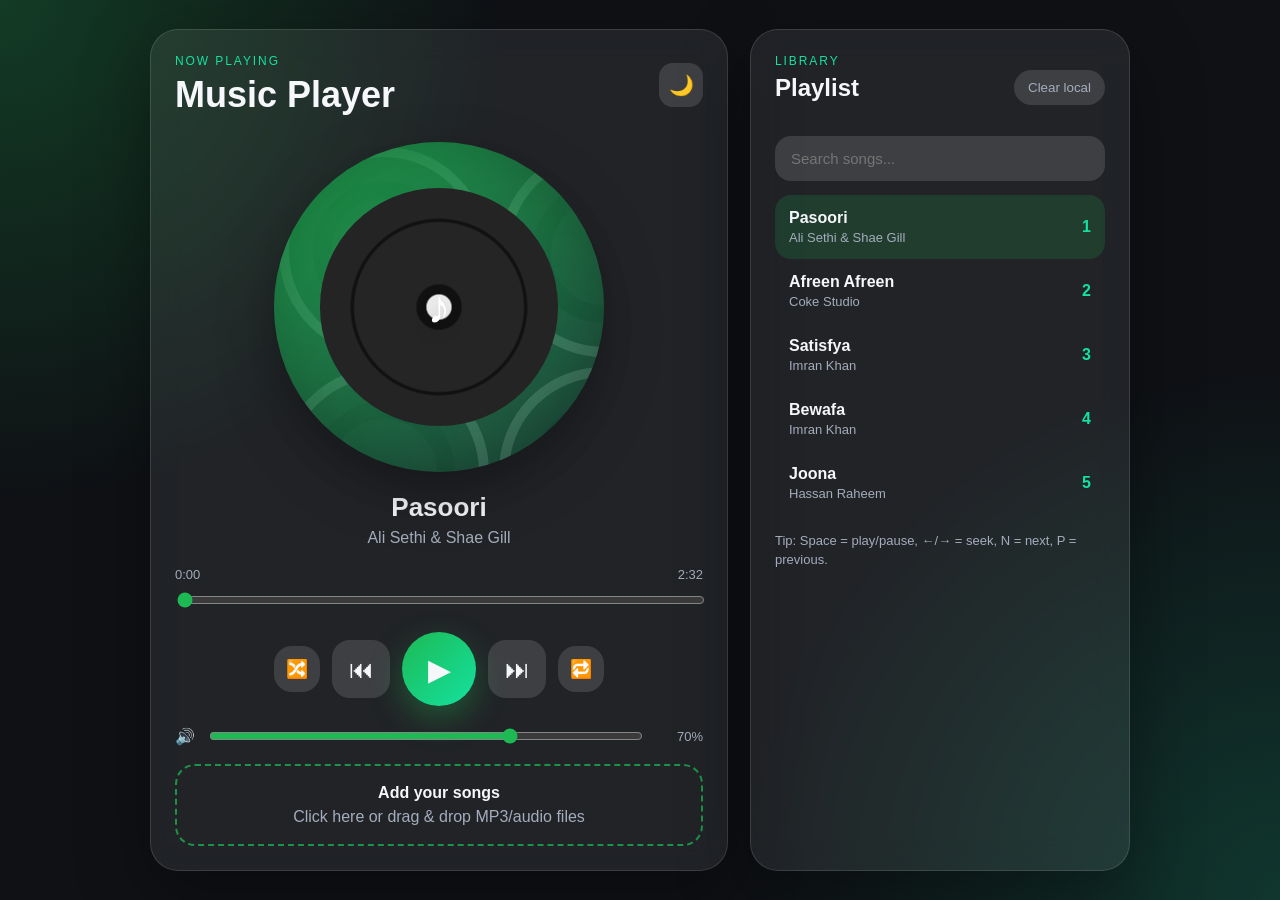
<file: pakistani_music_player_advanced/pakistani_music_player_advanced/index.html>
<!DOCTYPE html>
<html lang="en">
<head>
  <meta charset="UTF-8" />
  <meta name="viewport" content="width=device-width, initial-scale=1.0" />
  <title>Pakistani Music Player</title>
  <link rel="stylesheet" href="style.css" />
</head>
<body>
  <main class="app">
    <section class="player-card">
      <div class="top-bar">
        <div>
          <p class="eyebrow">Now Playing</p>
          <h1>Music Player</h1>
        </div>
        <button id="themeBtn" class="icon-btn" title="Toggle theme">🌙</button>
      </div>

      <div class="artwork" id="artwork">
        <div class="vinyl"></div>
        <div class="music-note">♪</div>
      </div>

      <div class="song-info">
        <h2 id="song-title">No Song Loaded</h2>
        <p id="song-artist">Choose songs to start</p>
      </div>

      <audio id="audio" preload="metadata"></audio>

      <div class="progress-wrap">
        <div class="time-row">
          <span id="current-time">0:00</span>
          <span id="duration">0:00</span>
        </div>
        <input type="range" id="progress" value="0" min="0" max="100" step="0.1" />
      </div>

      <div class="controls">
        <button id="shuffle" class="small-btn" title="Shuffle">🔀</button>
        <button id="prev" class="control-btn" title="Previous">⏮</button>
        <button id="play" class="play-btn" title="Play / Pause">▶</button>
        <button id="next" class="control-btn" title="Next">⏭</button>
        <button id="repeat" class="small-btn" title="Repeat">🔁</button>
      </div>

      <div class="volume-container">
        <span>🔊</span>
        <input type="range" id="volume" min="0" max="1" step="0.01" value="0.7" />
        <span id="volumeValue">70%</span>
      </div>

      <div class="file-picker" id="fileDrop">
        <input type="file" id="filePicker" multiple accept="audio/*" />
        <strong>Add your songs</strong>
        <span>Click here or drag & drop MP3/audio files</span>
      </div>
    </section>

    <aside class="playlist-card">
      <div class="playlist-head">
        <div>
          <p class="eyebrow">Library</p>
          <h2>Playlist</h2>
        </div>
        <button id="clearBtn" class="ghost-btn">Clear local</button>
      </div>

      <input id="search" class="search" type="search" placeholder="Search songs..." />

      <ul id="playlist"></ul>

      <p class="hint">
        Tip: Space = play/pause, ←/→ = seek, N = next, P = previous.
      </p>
    </aside>
  </main>

  <script src="script.js"></script>
</body>
</html>
</file>
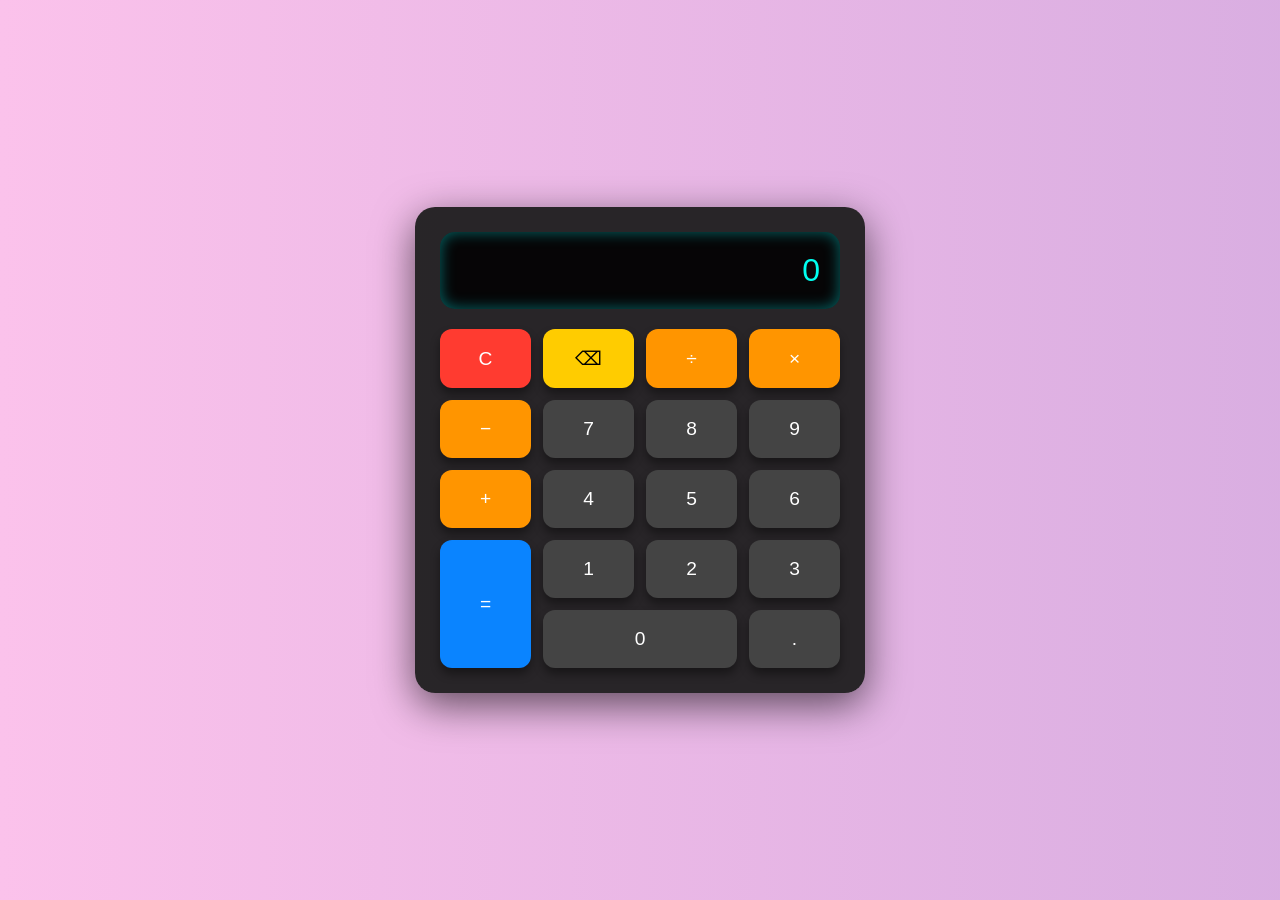
<file: calculator/calculator.html>
<!DOCTYPE html>
<html lang="en">
<head>
<meta charset="UTF-8">
<meta name="viewport" content="width=device-width, initial-scale=1.0">
<title>Professional Calculator</title>
<link rel="stylesheet" href="calculator.css">
</head>
<body>

<div class="calculator">
    <div class="display" id="display">0</div>
    <div class="buttons">
        <button class="btn clear" id="clear">C</button>
        <button class="btn delete" id="delete">⌫</button>
        <button class="btn operator" data-op="/">÷</button>
        <button class="btn operator" data-op="*">×</button>
        <button class="btn operator" data-op="-">−</button>
        <button class="btn number">7</button>
        <button class="btn number">8</button>
        <button class="btn number">9</button>
        <button class="btn operator" data-op="+">+</button>
        <button class="btn number">4</button>
        <button class="btn number">5</button>
        <button class="btn number">6</button>
        <button class="btn equal" id="equals">=</button>
        <button class="btn number">1</button>
        <button class="btn number">2</button>
        <button class="btn number">3</button>
        <button class="btn number zero">0</button>
        <button class="btn number">.</button>
    </div>
</div>

<script src="calculator.js"></script>
</body>
</html>
</file>
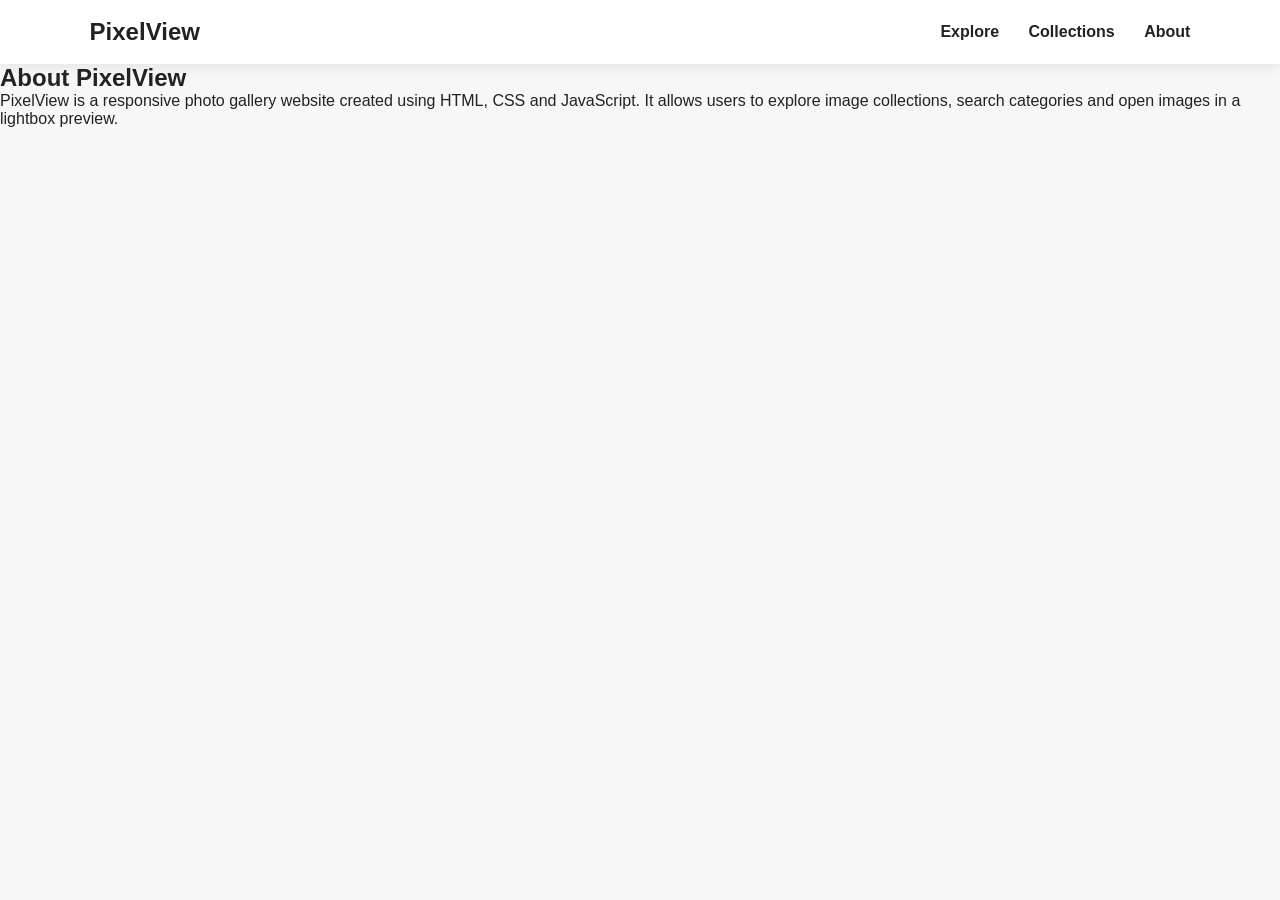
<file: CodeAlpha_image/about.html>
<!DOCTYPE html>
<html lang="en">
<head>
  <meta charset="UTF-8">
  <title>About - PixelView</title>
  <link rel="stylesheet" href="image.css">
</head>
<body>

<header class="navbar">
  <h2>PixelView</h2>
  <nav>
    <a href="image.html">Explore</a>
    <a href="collection.html">Collections</a>
    <a href="about.html">About</a>
  </nav>
</header>

<section class="about">
  <h1>About PixelView</h1>
  <p>
    PixelView is a responsive photo gallery website created using HTML, CSS and JavaScript.
    It allows users to explore image collections, search categories and open images in a lightbox preview.
  </p>
</section>

</body>
</html>
</file>
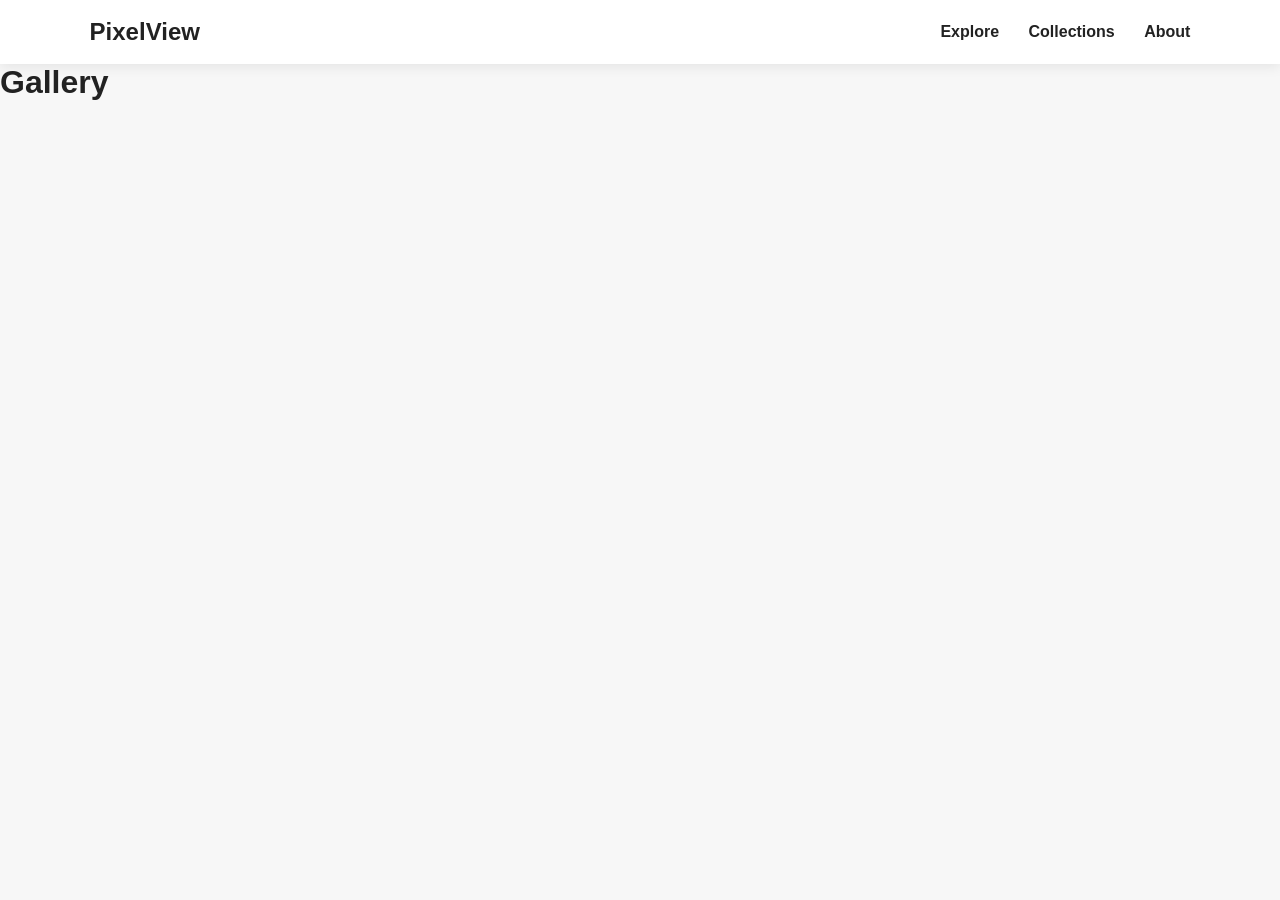
<file: CodeAlpha_image/catagory.html>
<!DOCTYPE html>
<html lang="en">
<head>
  <meta charset="UTF-8">
  <title>Gallery - PixelView</title>
  <link rel="stylesheet" href="image.css">
</head>
<body>

<header class="navbar">
  <h2>PixelView</h2>
  <nav>
    <a href="image.html">Explore</a>
    <a href="collection.html">Collections</a>
    <a href="about.html">About</a>
  </nav>
</header>

<h1 class="page-title" id="categoryTitle">Gallery</h1>

<section class="gallery" id="gallery"></section>

<div class="lightbox" id="lightbox">
  <span class="close" onclick="closeLightbox()">&times;</span>
  <button class="prev" onclick="prevImage()">&#10094;</button>
  <img id="lightboxImg">
  <button class="next" onclick="nextImage()">&#10095;</button>
</div>

<script src="image.js"></script>
</body>
</html>
</file>
<file: pakistani_music_player_advanced/pakistani_music_player_advanced/style.css>
:root {
  --bg: #0f1115;
  --card: rgba(255, 255, 255, 0.08);
  --card-strong: rgba(255, 255, 255, 0.13);
  --text: #f6f7fb;
  --muted: #a4adbd;
  --accent: #1db954;
  --accent-2: #14e2a0;
  --shadow: rgba(0, 0, 0, 0.35);
}

body.light {
  --bg: #edf2f7;
  --card: rgba(255, 255, 255, 0.86);
  --card-strong: rgba(255, 255, 255, 1);
  --text: #14213d;
  --muted: #5d6778;
  --shadow: rgba(20, 33, 61, 0.15);
}

* {
  box-sizing: border-box;
}

body {
  margin: 0;
  min-height: 100vh;
  font-family: Inter, Arial, sans-serif;
  color: var(--text);
  background:
    radial-gradient(circle at top left, rgba(29,185,84,0.25), transparent 32%),
    radial-gradient(circle at bottom right, rgba(20,226,160,0.18), transparent 34%),
    var(--bg);
  display: grid;
  place-items: center;
  padding: 24px;
}

.app {
  width: min(980px, 100%);
  display: grid;
  grid-template-columns: 1fr 380px;
  gap: 22px;
}

.player-card,
.playlist-card {
  background: var(--card);
  border: 1px solid rgba(255,255,255,0.12);
  box-shadow: 0 24px 70px var(--shadow);
  border-radius: 28px;
  backdrop-filter: blur(16px);
  padding: 24px;
}

.top-bar,
.playlist-head,
.time-row,
.volume-container {
  display: flex;
  align-items: center;
  justify-content: space-between;
  gap: 12px;
}

.eyebrow {
  color: var(--accent-2);
  font-size: 12px;
  letter-spacing: 0.16em;
  text-transform: uppercase;
  margin: 0 0 6px;
}

h1,
h2,
p {
  margin-top: 0;
}

h1 {
  font-size: clamp(24px, 4vw, 36px);
  margin-bottom: 0;
}

.icon-btn,
.ghost-btn,
.small-btn,
.control-btn,
.play-btn {
  border: 0;
  color: var(--text);
  cursor: pointer;
  transition: transform 0.18s ease, background 0.18s ease, color 0.18s ease;
}

.icon-btn,
.ghost-btn,
.small-btn,
.control-btn {
  background: var(--card-strong);
}

.icon-btn {
  width: 44px;
  height: 44px;
  border-radius: 14px;
  font-size: 20px;
}

.artwork {
  width: min(330px, 76vw);
  aspect-ratio: 1 / 1;
  margin: 26px auto 20px;
  border-radius: 50%;
  display: grid;
  place-items: center;
  background:
    linear-gradient(145deg, rgba(29,185,84,0.8), rgba(20,226,160,0.18)),
    url("data:image/svg+xml,%3Csvg width='220' height='220' xmlns='http://www.w3.org/2000/svg'%3E%3Ccircle cx='110' cy='110' r='100' fill='none' stroke='rgba(255,255,255,0.18)' stroke-width='10'/%3E%3Ccircle cx='110' cy='110' r='62' fill='none' stroke='rgba(0,0,0,0.18)' stroke-width='18'/%3E%3C/svg%3E");
  box-shadow: inset 0 0 60px rgba(0,0,0,0.24), 0 20px 55px var(--shadow);
  position: relative;
  overflow: hidden;
}

.artwork.playing .vinyl {
  animation-play-state: running;
}

.vinyl {
  width: 72%;
  height: 72%;
  border-radius: 50%;
  background:
    radial-gradient(circle, #eee 0 7%, #111 8% 13%, #252525 14% 50%, #111 51% 52%, #242424 53%);
  animation: spin 7s linear infinite;
  animation-play-state: paused;
}

.music-note {
  position: absolute;
  font-size: 46px;
  color: white;
  text-shadow: 0 6px 18px rgba(0,0,0,0.35);
}

@keyframes spin {
  to { transform: rotate(360deg); }
}

.song-info {
  text-align: center;
}

.song-info h2 {
  margin-bottom: 6px;
  font-size: 26px;
}

.song-info p,
.hint {
  color: var(--muted);
}

.progress-wrap {
  margin: 20px 0 18px;
}

.time-row {
  color: var(--muted);
  font-size: 13px;
  margin-bottom: 8px;
}

input[type="range"] {
  width: 100%;
  accent-color: var(--accent);
  cursor: pointer;
}

.controls {
  display: flex;
  align-items: center;
  justify-content: center;
  gap: 12px;
  margin: 20px 0;
}

.small-btn,
.control-btn {
  border-radius: 18px;
}

.small-btn {
  width: 46px;
  height: 46px;
  font-size: 18px;
}

.control-btn {
  width: 58px;
  height: 58px;
  font-size: 25px;
}

.play-btn {
  width: 74px;
  height: 74px;
  border-radius: 50%;
  font-size: 30px;
  background: linear-gradient(135deg, var(--accent), var(--accent-2));
  box-shadow: 0 12px 32px rgba(29,185,84,0.35);
}

button:hover {
  transform: translateY(-2px) scale(1.03);
}

button.active {
  color: var(--accent-2);
  outline: 2px solid rgba(20,226,160,0.35);
}

.volume-container {
  margin-bottom: 18px;
}

#volumeValue {
  min-width: 46px;
  text-align: right;
  color: var(--muted);
  font-size: 13px;
}

.file-picker {
  border: 2px dashed rgba(29,185,84,0.75);
  padding: 18px;
  text-align: center;
  border-radius: 20px;
  cursor: pointer;
  display: grid;
  gap: 6px;
  color: var(--muted);
}

.file-picker strong {
  color: var(--text);
}

.file-picker.dragover {
  background: rgba(29,185,84,0.18);
  transform: scale(1.01);
}

#filePicker {
  display: none;
}

.ghost-btn {
  border-radius: 999px;
  padding: 10px 14px;
  color: var(--muted);
}

.search {
  width: 100%;
  border: 0;
  outline: 0;
  border-radius: 16px;
  padding: 14px 16px;
  margin: 14px 0;
  background: var(--card-strong);
  color: var(--text);
  font-size: 15px;
}

#playlist {
  list-style: none;
  padding: 0;
  margin: 0;
  max-height: 480px;
  overflow-y: auto;
}

#playlist li {
  padding: 14px;
  border-radius: 16px;
  cursor: pointer;
  display: flex;
  justify-content: space-between;
  gap: 12px;
  align-items: center;
}

#playlist li:hover,
#playlist li.active {
  background: rgba(29,185,84,0.18);
}

.track-title {
  display: block;
  font-weight: 700;
}

.track-artist {
  display: block;
  color: var(--muted);
  font-size: 13px;
  margin-top: 3px;
}

.track-index {
  color: var(--accent-2);
  font-weight: 700;
}

.hint {
  font-size: 13px;
  line-height: 1.5;
  margin: 16px 0 0;
}

@media (max-width: 860px) {
  .app {
    grid-template-columns: 1fr;
  }

  .playlist-card {
    order: 2;
  }
}
</file>
<file: calculator/calculator.css>
/* Responsive Professional Calculator with animated background, button hover, and mobile support */

body {
    display: flex;
    justify-content: center;
    align-items: center;
    min-height: 100vh;
    font-family: 'Segoe UI', Tahoma, Geneva, Verdana, sans-serif;
    margin: 0;
    background: linear-gradient(270deg, #ff9a9e, #fad0c4, #a18cd1, #fbc2eb);
    background-size: 800% 800%;
    animation: gradientBG 15s ease infinite;
}

.calculator {
    background: rgba(30,30,30,0.95);
    padding: 25px;
    border-radius: 20px;
    box-shadow: 0 12px 40px rgba(0,0,0,0.6);
    width: 90%;
    max-width: 400px;
    animation: fadeIn 1s ease;
}

.display {
    background: rgba(0,0,0,0.85);
    color: #00fff0;
    font-size: 2rem;
    text-align: right;
    padding: 20px;
    border-radius: 15px;
    margin-bottom: 20px;
    overflow-x: auto;
    box-shadow: inset 0 0 15px rgba(0,255,255,0.4);
    transition: all 0.3s ease;
}

.buttons {
    display: grid;
    grid-template-columns: repeat(4, 1fr);
    gap: 12px;
}

.btn {
    padding: 18px;
    font-size: 1.2rem;
    border: none;
    border-radius: 12px;
    cursor: pointer;
    transition: all 0.25s ease;
    background: #444;
    color: #fff;
    box-shadow: 0 6px 10px rgba(0,0,0,0.4);
}

.btn:hover {
    transform: translateY(-3px);
    background: #666;
    box-shadow: 0 10px 14px rgba(0,0,0,0.5);
}

.btn:active {
    transform: scale(0.95);
    box-shadow: 0 4px 6px rgba(0,0,0,0.4);
}

.btn.operator {
    background: #ff9500;
}

.btn.operator:hover {
    background: #ffa733;
}

.btn.equal {
    grid-row: span 2;
    background: #0a84ff;
}

.btn.equal:hover {
    background: #3399ff;
}

.btn.clear {
    background: #ff3b30;
}

.btn.clear:hover {
    background: #ff5c57;
}

.btn.delete {
    background: #ffcc00;
    color: #000;
}

.btn.delete:hover {
    background: #ffd633;
}

.btn.zero {
    grid-column: span 2;
}

/* Responsive adjustments */
@media (max-width: 480px) {
    .calculator { width: 95%; padding: 15px; }
    .display { font-size: 1.8rem; padding: 15px; }
    .btn { padding: 15px; font-size: 1rem; }
}

@keyframes fadeIn {
    0% { opacity: 0; transform: translateY(-20px); }
    100% { opacity: 1; transform: translateY(0); }
}

@keyframes gradientBG {
    0% { background-position: 0% 50%; }
    50% { background-position: 100% 50%; }
    100% { background-position: 0% 50%; }
}
</file>
<file: CodeAlpha_image/image.css>
* {
  margin: 0;
  padding: 0;
  box-sizing: border-box;
  font-family: Arial, sans-serif;
}

body {
  background: #f7f7f7;
  color: #222;
}

.navbar {
  width: 100%;
  padding: 18px 7%;
  display: flex;
  justify-content: space-between;
  align-items: center;
  background: white;
  position: sticky;
  top: 0;
  z-index: 100;
  box-shadow: 0 3px 12px rgba(0,0,0,0.08);
}

.logo {
  font-size: 26px;
  font-weight: bold;
  color: #0f5132;
}

.navbar nav a {
  text-decoration: none;
  margin-left: 25px;
  color: #222;
  font-weight: 600;
}

.navbar nav a:hover {
  color: #0f8b4c;
}

.hero {
  min-height: 430px;
  background: linear-gradient(rgba(0,0,0,0.45), rgba(0,0,0,0.55)),
              url("images/hunza1.jpg");
  background-size: cover;
  background-position: center;
  color: white;
  display: flex;
  align-items: center;
  padding: 0 8%;
}

.hero-content {
  max-width: 760px;
}

.hero h1 {
  font-size: 52px;
  line-height: 1.1;
  margin-bottom: 15px;
}

.hero p {
  font-size: 18px;
  margin-bottom: 25px;
}

.search-box {
  display: flex;
  max-width: 560px;
}

.search-box input {
  width: 100%;
  padding: 16px 20px;
  border: none;
  outline: none;
  border-radius: 30px 0 0 30px;
  font-size: 16px;
}

.search-box button {
  padding: 16px 25px;
  border: none;
  background: #0f8b4c;
  color: white;
  border-radius: 0 30px 30px 0;
  cursor: pointer;
  font-weight: bold;
}

.search-box button:hover {
  background: #0b6b3b;
}

.category-section {
  width: 90%;
  margin: 35px auto 10px;
  text-align: center;
}

.category-btn {
  border: none;
  padding: 11px 20px;
  margin: 7px;
  border-radius: 25px;
  background: #e8e8e8;
  color: #222;
  cursor: pointer;
  font-weight: 600;
  transition: 0.3s ease;
}

.category-btn:hover,
.category-btn.active {
  background: #0f5132;
  color: white;
  transform: translateY(-3px);
}

.gallery-container {
  width: 90%;
  margin: 25px auto;
}

.gallery-container h2 {
  text-align: center;
  margin-bottom: 25px;
  font-size: 34px;
  color: #0f5132;
}

.gallery-grid {
  columns: 4 250px;
  column-gap: 20px;
}

.gallery-card {
  position: relative;
  margin-bottom: 20px;
  border-radius: 18px;
  overflow: hidden;
  break-inside: avoid;
  cursor: pointer;
  background: white;
  box-shadow: 0 7px 20px rgba(0,0,0,0.14);
}

.gallery-card img {
  width: 100%;
  display: block;
  transition: 0.45s ease;
}

.gallery-card:hover img {
  transform: scale(1.08);
  filter: brightness(65%);
}

.gallery-overlay {
  position: absolute;
  inset: 0;
  background: linear-gradient(transparent, rgba(0,0,0,0.78));
  color: white;
  display: flex;
  flex-direction: column;
  justify-content: flex-end;
  padding: 20px;
  opacity: 0;
  transition: 0.35s ease;
}

.gallery-card:hover .gallery-overlay {
  opacity: 1;
}

.gallery-overlay h3 {
  font-size: 22px;
  margin-bottom: 6px;
}

.gallery-overlay p {
  font-size: 14px;
}

.lightbox {
  display: none;
  position: fixed;
  inset: 0;
  background: rgba(0,0,0,0.93);
  justify-content: center;
  align-items: center;
  z-index: 999;
}

.lightbox-content {
  text-align: center;
  max-width: 85%;
}

.lightbox-content img {
  max-width: 85vw;
  max-height: 72vh;
  border-radius: 16px;
}

.lightbox-content h3 {
  color: white;
  margin-top: 14px;
  font-size: 24px;
}

.lightbox-content p {
  color: #ddd;
  margin: 8px 0 16px;
}

.close-btn {
  position: absolute;
  top: 25px;
  right: 38px;
  color: white;
  font-size: 44px;
  cursor: pointer;
}

.close-btn:hover {
  color: #28c76f;
}

.lightbox-btn {
  position: absolute;
  top: 50%;
  transform: translateY(-50%);
  border: none;
  background: white;
  color: #111;
  font-size: 28px;
  padding: 12px 17px;
  border-radius: 50%;
  cursor: pointer;
}

.lightbox-btn:hover {
  background: #28c76f;
  color: white;
}

.prev-btn {
  left: 35px;
}

.next-btn {
  right: 35px;
}

.download-btn {
  display: inline-block;
  text-decoration: none;
  background: #0f8b4c;
  color: white;
  padding: 12px 22px;
  border-radius: 25px;
  font-weight: bold;
}

.download-btn:hover {
  background: #0b6b3b;
}

.about-section {
  width: 85%;
  max-width: 900px;
  margin: 60px auto;
  background: white;
  padding: 35px;
  border-radius: 18px;
  box-shadow: 0 8px 22px rgba(0,0,0,0.1);
  text-align: center;
}

.about-section h2 {
  color: #0f5132;
  margin-bottom: 15px;
}

.about-section p {
  line-height: 1.8;
  font-size: 17px;
}

.footer {
  background: #0f5132;
  color: white;
  text-align: center;
  padding: 22px;
  margin-top: 40px;
}

@media (max-width: 700px) {
  .navbar {
    flex-direction: column;
    gap: 12px;
  }

  .navbar nav a {
    margin: 0 8px;
  }

  .hero {
    min-height: 360px;
    text-align: center;
    justify-content: center;
  }

  .hero h1 {
    font-size: 34px;
  }

  .search-box {
    flex-direction: column;
    gap: 10px;
  }

  .search-box input,
  .search-box button {
    border-radius: 30px;
  }

  .gallery-grid {
    columns: 1;
  }

  .prev-btn {
    left: 12px;
  }

  .next-btn {
    right: 12px;
  }
}





/* Dark Mode Button */
.dark-mode-btn {
  border: none;
  background: #0f5132;
  color: white;
  padding: 10px 14px;
  border-radius: 50%;
  cursor: pointer;
  font-size: 18px;
}

/* Dark Mode */
body.dark-mode {
  background: #121212;
  color: #f1f1f1;
}

body.dark-mode .navbar,
body.dark-mode .about-section,
body.dark-mode .gallery-card {
  background: #1f1f1f;
  color: white;
}

body.dark-mode .navbar a {
  color: white;
}

body.dark-mode .gallery-container h2,
body.dark-mode .about-section h2 {
  color: #28c76f;
}

/* Back to Top Button */
.back-to-top {
  position: fixed;
  right: 25px;
  bottom: 25px;
  background: #0f8b4c;
  color: white;
  border: none;
  padding: 13px 17px;
  border-radius: 50%;
  font-size: 22px;
  cursor: pointer;
  display: none;
  z-index: 999;
  box-shadow: 0 6px 18px rgba(0,0,0,0.3);
}

.back-to-top:hover {
  background: #0b6b3b;
}

/* Scroll Animation */
.gallery-card {
  opacity: 0;
  transform: translateY(30px);
  animation: fadeUp 0.6s ease forwards;
}

@keyframes fadeUp {
  to {
    opacity: 1;
    transform: translateY(0);
  }
}

/* Favorite Button */
.favorite-btn {
  position: absolute;
  top: 12px;
  right: 12px;
  background: white;
  color: #e63946;
  border: none;
  font-size: 20px;
  padding: 8px 10px;
  border-radius: 50%;
  cursor: pointer;
  z-index: 5;
}

.favorite-btn.active {
  background: #e63946;
  color: white;
}
</file>
